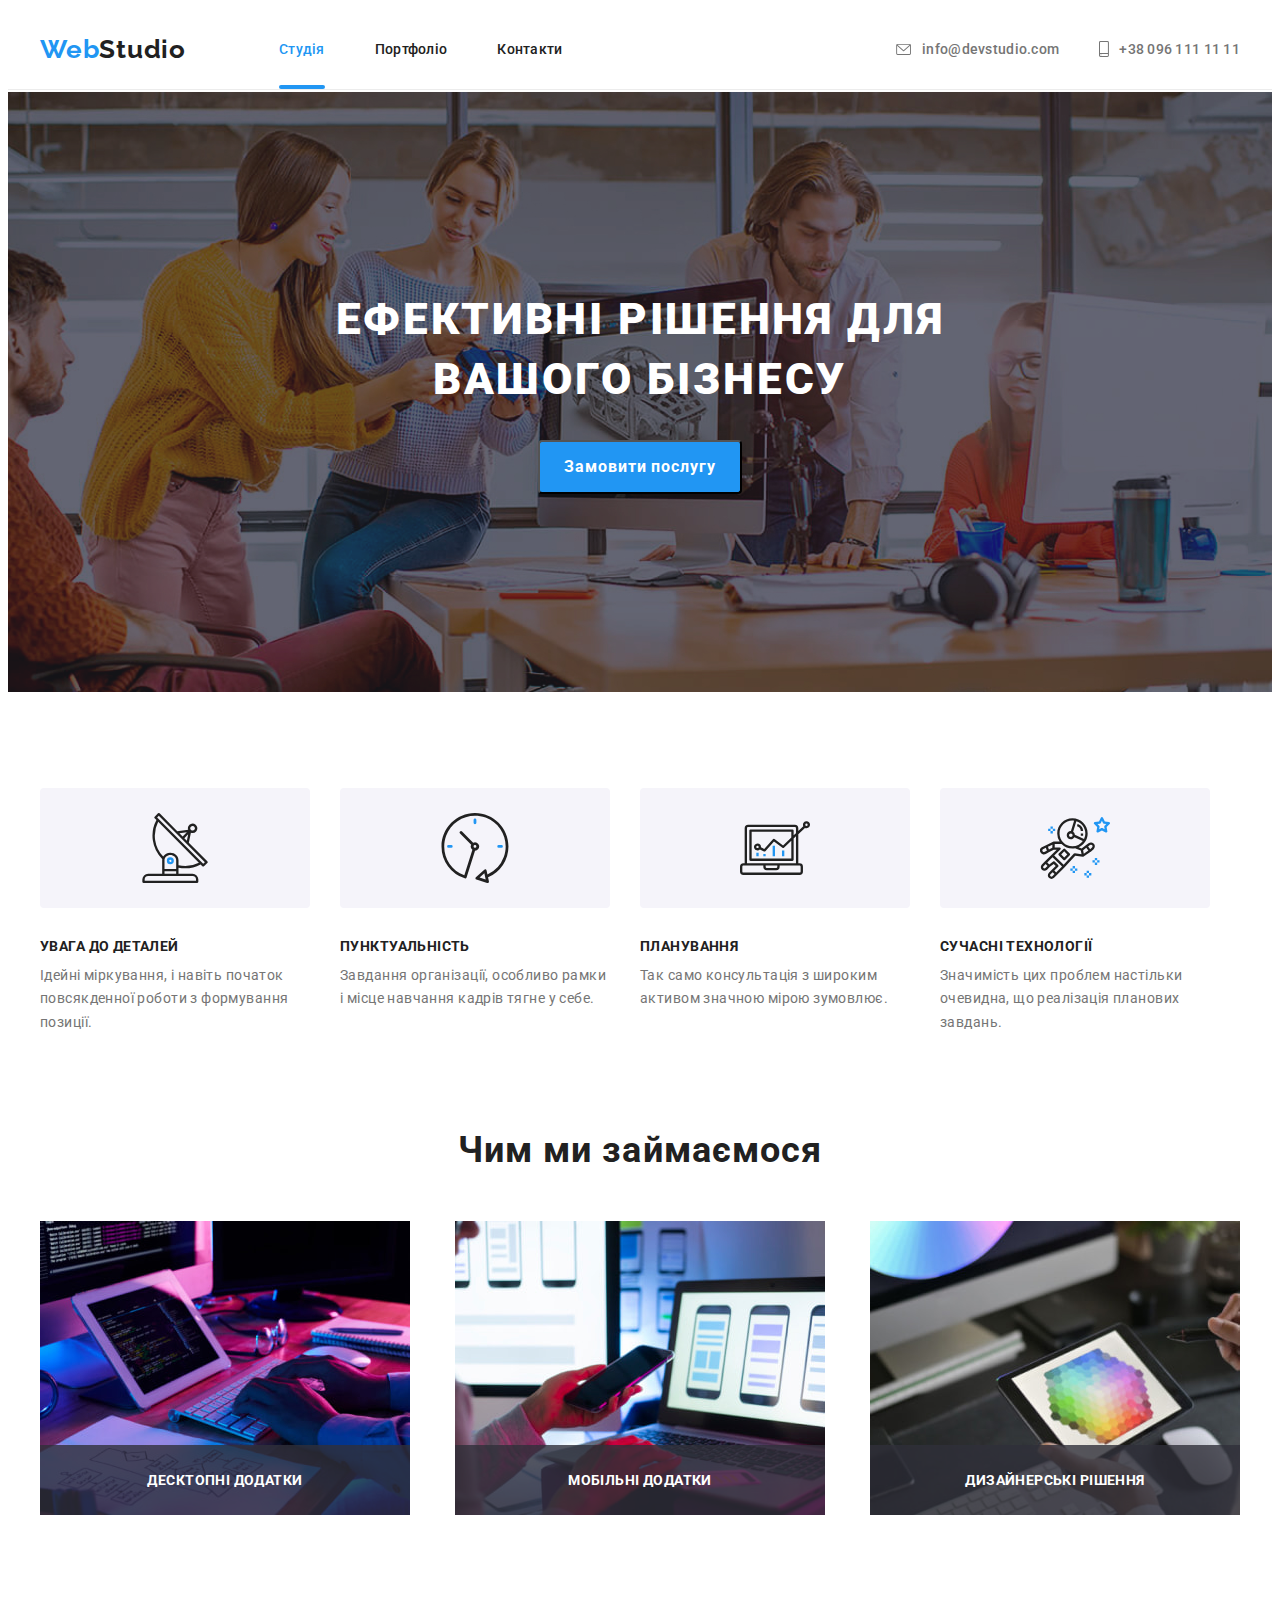
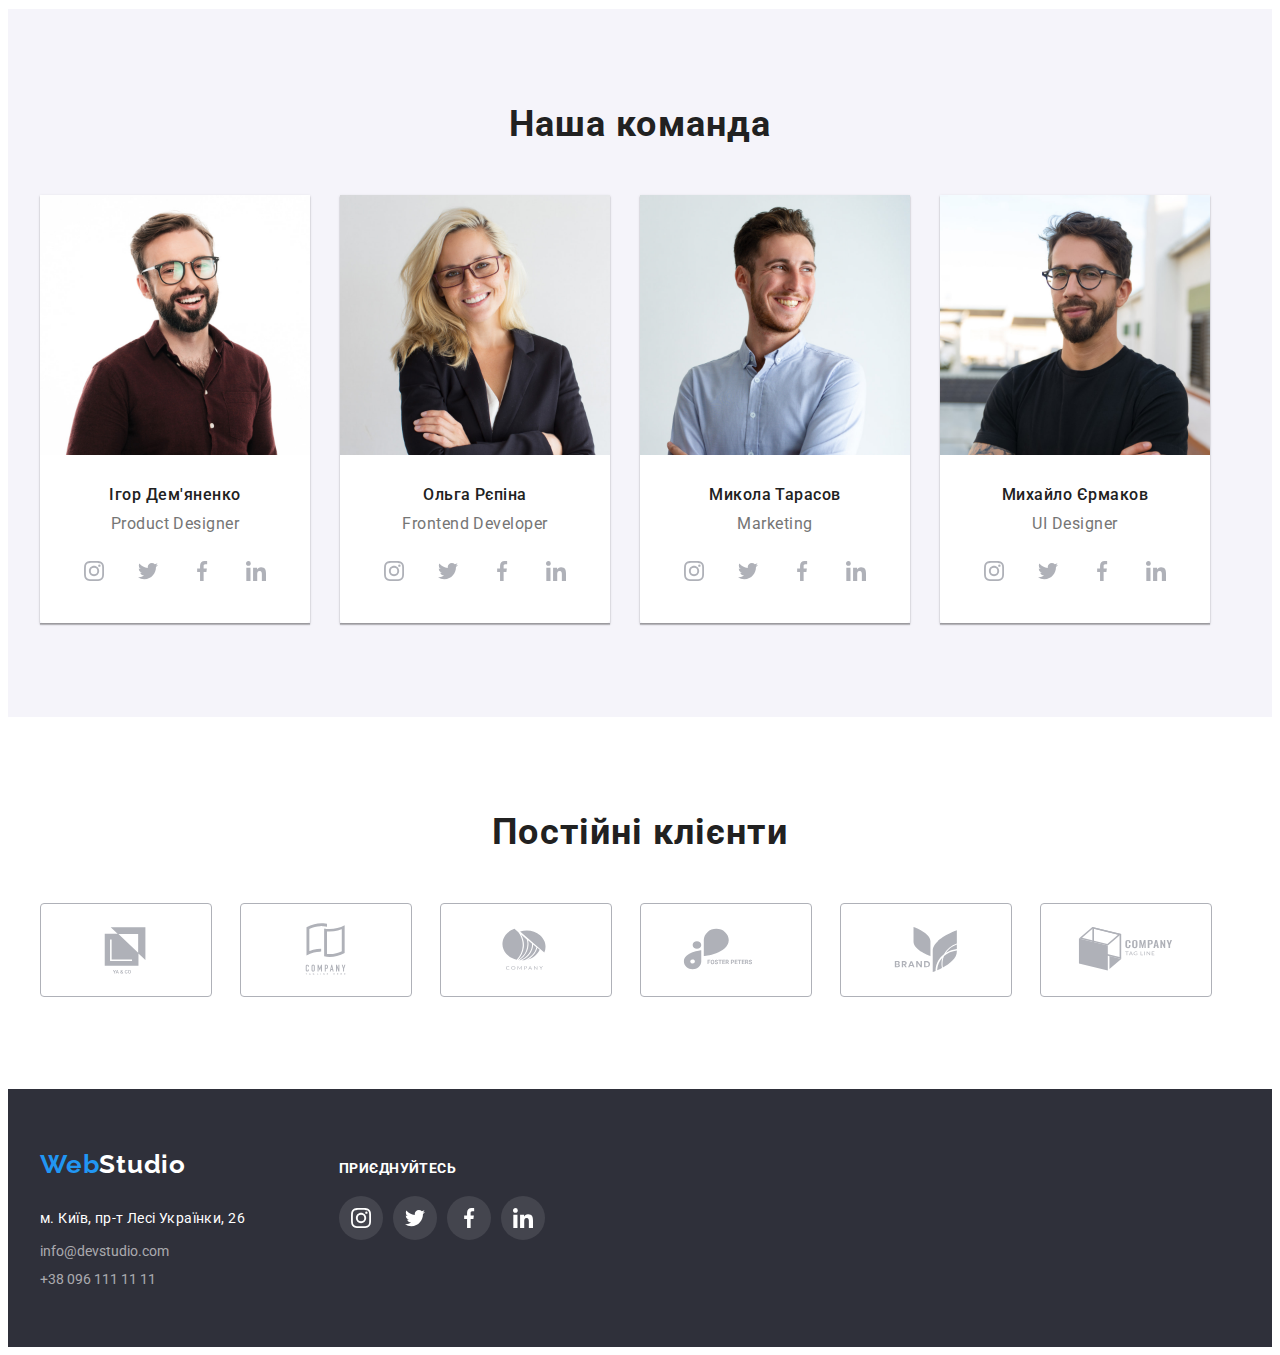
<file: index.html>
<!DOCTYPE html>
<html lang="uk">
  <head>
    <meta charset="UTF-8" />
    <meta name="viewport" content="width=device-width, initial-scale=1.0" />
    <title>Document</title>

    <link
      rel="stylesheet"
      href="https://cdnjs.cloudflare.com/ajax/libs/modern-normalize/2.0.0/modern-normalize.min.css"
      integrity="sha512-4xo8blKMVCiXpTaLzQSLSw3KFOVPWhm/TRtuPVc4WG6kUgjH6J03IBuG7JZPkcWMxJ5huwaBpOpnwYElP/m6wg=="
      crossorigin="anonymous"
      referrerpolicy="no-referrer"
    />

    <link rel="preconnect" href="https://fonts.googleapis.com" />
    <link rel="preconnect" href="https://fonts.gstatic.com" crossorigin />
    <link
      href="https://fonts.googleapis.com/css2?family=Raleway:wght@700&family=Roboto:wght@400;500;700;900&display=swap"
      rel="stylesheet"
    />

    <link rel="stylesheet" href="./css/styles.css" />
  </head>
  <body>
    <header class="header">
      <div class="container header-container">
        <a class="link logo" href="./index.html"
          >Web<span class="logo-dark">Studio</span></a
        >

        <nav class="navigation">
          <ul class="navigation-list">
            <li class="navigation-item">
              <a class="link header-menu current" href="./index.html">Студія</a>
            </li>
            <li class="navigation-item">
              <a class="link header-menu" href="./portfolio.html">Портфоліо</a>
            </li>
            <li class="navigation-item">
              <a class="link header-menu" href="#">Контакти</a>
            </li>
          </ul>
        </nav>

        <ul class="contacts-list">
          <li class="contacts-item">
            <a class="link contacts-menu" href="mailto:info@devstudio.com">
              <svg class="contacts-icon" width="17" height="12">
                <use href="./images/symbol-defs.svg#icon-envelope"></use>
              </svg>
              info@devstudio.com</a
            >
          </li>
          <li class="contacts-item">
            <a class="link contacts-menu" href="tel:+380961111111">
              <svg class="contacts-icon" width="10" height="17">
                <use href="./images/symbol-defs.svg#icon-smartphone"></use>
              </svg>
              +38 096 111 11 11</a
            >
          </li>
        </ul>
      </div>
    </header>
    <main>
      <section class="hero">
        <div class="container hero-group">
          <h1 class="hero-title">Ефективні рішення для вашого бізнесу</h1>
          <button class="hero-btn" type="button" data-modal-open>
            Замовити послугу
          </button>
          <div class="backdrop is-hidden" data-modal>
            <div class="modal-wrapper">
              <button class="modal-btn" type="button" data-modal-close>
                <svg class="ellipse-btn" width="30" height="30">
                  <use href="./images/symbol-defs.svg#icon-ellipse"></use>
                </svg>
                <svg class="close-btn" width="18" height="18">
                  <use href="./images/symbol-defs.svg#icon-close-btn"></use>
                </svg>
              </button>
            </div>
          </div>
        </div>
      </section>

      <section class="feature">
        <div class="container">
          <ul class="feature-list">
            <li class="feature-item">
              <div class="feature-box">
                <svg class="feature-icon" width="70" height="70">
                  <use href="./images/symbol-defs.svg#icon-antenna"></use>
                </svg>
              </div>
              <h3 class="item-title">УВАГА ДО ДЕТАЛЕЙ</h3>
              <p class="item-description">
                Ідейні міркування, і навіть початок повсякденної роботи з
                формування позиції.
              </p>
            </li>
            <li class="feature-item">
              <div class="feature-box">
                <svg class="feature-icon" width="70" height="70">
                  <use href="./images/symbol-defs.svg#icon-clock"></use>
                </svg>
              </div>
              <h3 class="item-title">ПУНКТУАЛЬНІСТЬ</h3>
              <p class="item-description">
                Завдання організації, особливо рамки і місце навчання кадрів
                тягне у себе.
              </p>
            </li>
            <li class="feature-item">
              <div class="feature-box">
                <svg class="feature-icon" width="70" height="70">
                  <use href="./images/symbol-defs.svg#icon-diagram"></use>
                </svg>
              </div>
              <h3 class="item-title">ПЛАНУВАННЯ</h3>
              <p class="item-description">
                Так само консультація з широким активом значною мірою зумовлює.
              </p>
            </li>
            <li class="feature-item">
              <div class="feature-box">
                <svg class="feature-icon" width="70" height="70">
                  <use href="./images/symbol-defs.svg#icon-astronaut"></use>
                </svg>
              </div>
              <h3 class="item-title">СУЧАСНІ ТЕХНОЛОГІЇ</h3>
              <p class="item-description">
                Значимість цих проблем настільки очевидна, що реалізація
                планових завдань.
              </p>
            </li>
          </ul>
        </div>
      </section>

      <section class="about">
        <div class="container about-group">
          <h2 class="about-title">Чим ми займаємося</h2>
          <ul class="about-list">
            <li class="about-item">
              <p class="about-desctiption">Десктопні додатки</p>
              <img
                class="about-img"
                src="./images/about/img-1.jpg"
                alt="розробка"
                width="370"
                height="294"
              />
            </li>
            <li class="about-item">
              <p class="about-desctiption">Мобільні додатки</p>
              <img
                class="about-img"
                src="./images/about/img-2.jpg"
                alt="тестування"
                width="370"
                height="294"
              />
            </li>
            <li class="about-item">
              <p class="about-desctiption">Дизайнерські рішення</p>
              <img
                class="about-img"
                src="./images/about/img-3.jpg"
                alt="веб-дизайн"
                width="370"
                height="294"
              />
            </li>
          </ul>
        </div>
      </section>

      <section class="team">
        <div class="container">
          <h2 class="team-title">Наша команда</h2>
          <ul class="member-list">
            <li class="member-item">
              <img
                class="member-img"
                src="./images/team/img-1.jpg"
                alt=""
                width="270"
                height="260"
              />
              <div class="member-group">
                <h3 class="member-title">Ігор Дем'яненко</h3>
                <p class="member-position">Product Designer</p>
                <ul class="social-list">
                  <li class="social-item">
                    <a class="social-link link" href="">
                      <svg class="social-icon" width="20" height="20">
                        <use
                          href="./images/symbol-defs.svg#icon-instagram"
                        ></use>
                      </svg>
                    </a>
                  </li>
                  <li class="social-item">
                    <a class="social-link link" href="">
                      <svg class="social-icon" width="20" height="20">
                        <use href="./images/symbol-defs.svg#icon-twitter"></use>
                      </svg>
                    </a>
                  </li>
                  <li class="social-item">
                    <a class="social-link link" href="">
                      <svg class="social-icon" width="20" height="20">
                        <use
                          href="./images/symbol-defs.svg#icon-facebook"
                        ></use>
                      </svg>
                    </a>
                  </li>
                  <li class="social-item">
                    <a class="social-link link" href="">
                      <svg class="social-icon" width="20" height="20">
                        <use
                          href="./images/symbol-defs.svg#icon-linkedin"
                        ></use>
                      </svg>
                    </a>
                  </li>
                </ul>
              </div>
            </li>
            <li class="member-item">
              <img
                class="member-img"
                src="./images/team/img-2.jpg"
                alt=""
                width="270"
                height="260"
              />
              <div class="member-group">
                <h3 class="member-title">Ольга Рєпіна</h3>
                <p class="member-position">Frontend Developer</p>
                <ul class="social-list">
                  <li class="social-item">
                    <a class="social-link link" href="">
                      <svg class="social-icon" width="20" height="20">
                        <use
                          href="./images/symbol-defs.svg#icon-instagram"
                        ></use>
                      </svg>
                    </a>
                  </li>
                  <li class="social-item">
                    <a class="social-link link" href="">
                      <svg class="social-icon" width="20" height="20">
                        <use href="./images/symbol-defs.svg#icon-twitter"></use>
                      </svg>
                    </a>
                  </li>
                  <li class="social-item">
                    <a class="social-link link" href="">
                      <svg class="social-icon" width="20" height="20">
                        <use
                          href="./images/symbol-defs.svg#icon-facebook"
                        ></use>
                      </svg>
                    </a>
                  </li>
                  <li class="social-item">
                    <a class="social-link link" href="">
                      <svg class="social-icon" width="20" height="20">
                        <use
                          href="./images/symbol-defs.svg#icon-linkedin"
                        ></use>
                      </svg>
                    </a>
                  </li>
                </ul>
              </div>
            </li>
            <li class="member-item">
              <img
                class="member-img"
                src="./images/team/img-3.jpg"
                alt=""
                width="270"
                height="260"
              />
              <div class="member-group">
                <h3 class="member-title">Микола Тарасов</h3>
                <p class="member-position">Marketing</p>
                <ul class="social-list">
                  <li class="social-item">
                    <a class="social-link link" href="">
                      <svg class="social-icon" width="20" height="20">
                        <use
                          href="./images/symbol-defs.svg#icon-instagram"
                        ></use>
                      </svg>
                    </a>
                  </li>
                  <li class="social-item">
                    <a class="social-link link" href="">
                      <svg class="social-icon" width="20" height="20">
                        <use href="./images/symbol-defs.svg#icon-twitter"></use>
                      </svg>
                    </a>
                  </li>
                  <li class="social-item">
                    <a class="social-link link" href="">
                      <svg class="social-icon" width="20" height="20">
                        <use
                          href="./images/symbol-defs.svg#icon-facebook"
                        ></use>
                      </svg>
                    </a>
                  </li>
                  <li class="social-item">
                    <a class="social-link link" href="">
                      <svg class="social-icon" width="20" height="20">
                        <use
                          href="./images/symbol-defs.svg#icon-linkedin"
                        ></use>
                      </svg>
                    </a>
                  </li>
                </ul>
              </div>
            </li>
            <li class="member-item">
              <img
                class="member-img"
                src="./images/team/img-4.jpg"
                alt=""
                width="270"
                height="260"
              />
              <div class="member-group">
                <h3 class="member-title">Михайло Єрмаков</h3>
                <p class="member-position">UI Designer</p>
                <ul class="social-list">
                  <li class="social-item">
                    <a class="social-link link" href="">
                      <svg class="social-icon" width="20" height="20">
                        <use
                          href="./images/symbol-defs.svg#icon-instagram"
                        ></use>
                      </svg>
                    </a>
                  </li>
                  <li class="social-item">
                    <a class="social-link link" href="">
                      <svg class="social-icon" width="20" height="20">
                        <use href="./images/symbol-defs.svg#icon-twitter"></use>
                      </svg>
                    </a>
                  </li>
                  <li class="social-item">
                    <a class="social-link link" href="">
                      <svg class="social-icon" width="20" height="20">
                        <use
                          href="./images/symbol-defs.svg#icon-facebook"
                        ></use>
                      </svg>
                    </a>
                  </li>
                  <li class="social-item">
                    <a class="social-link link" href="">
                      <svg class="social-icon" width="20" height="20">
                        <use
                          href="./images/symbol-defs.svg#icon-linkedin"
                        ></use>
                      </svg>
                    </a>
                  </li>
                </ul>
              </div>
            </li>
          </ul>
        </div>
      </section>

      <section class="customers">
        <div class="container">
          <h2 class="customers-title">Постійні клієнти</h2>
          <ul class="customers-list">
            <li class="customers-item">
              <a class="customers-link" href="">
                <svg class="customers-icon" width="106" height="60">
                  <use href="./images/symbol-defs.svg#icon-logo-1"></use>
                </svg>
              </a>
            </li>
            <li class="customers-item">
              <a class="customers-link" href="">
                <svg class="customers-icon" width="106" height="60">
                  <use href="./images/symbol-defs.svg#icon-logo-2"></use>
                </svg>
              </a>
            </li>
            <li class="customers-item">
              <a class="customers-link" href="">
                <svg class="customers-icon" width="106" height="60">
                  <use href="./images/symbol-defs.svg#icon-logo-3"></use>
                </svg>
              </a>
            </li>
            <li class="customers-item">
              <a class="customers-link" href="">
                <svg class="customers-icon" width="106" height="60">
                  <use href="./images/symbol-defs.svg#icon-logo-4"></use>
                </svg>
              </a>
            </li>
            <li class="customers-item">
              <a class="customers-link" href="">
                <svg class="customers-icon" width="106" height="60">
                  <use href="./images/symbol-defs.svg#icon-logo-5"></use>
                </svg>
              </a>
            </li>
            <li class="customers-item">
              <a class="customers-link" href="">
                <svg class="customers-icon" width="106" height="60">
                  <use href="./images/symbol-defs.svg#icon-logo-6"></use>
                </svg>
              </a>
            </li>
          </ul>
        </div>
      </section>
    </main>
    <footer class="footer">
      <div class="footer-box container">
        <div class="box">
          <a class="link footer-logo" href="./index.html"
            >Web<span class="logo-white">Studio</span></a
          >
          <address class="address">
            <p class="adr">м. Київ, пр-т Лесі Українки, 26</p>
            <ul class="address-list">
              <li class="address-item">
                <a class="link address-link" href="mailto:info@devstudio.com"
                  >info@devstudio.com</a
                >
              </li>
              <li class="address-item">
                <a class="link address-link" href="tel:+380961111111"
                  >+38 096 111 11 11</a
                >
              </li>
            </ul>
          </address>
        </div>

        <div class="join">
          <p class="join-title">приєднуйтесь</p>
          <ul class="join-list">
            <li class="join-item">
              <a class="join-link link" href="">
                <svg class="join-icon" width="20" height="20">
                  <use href="./images/symbol-defs.svg#icon-instagram"></use>
                </svg>
              </a>
            </li>
            <li class="join-item">
              <a class="join-link link" href="">
                <svg class="join-icon" width="20" height="20">
                  <use href="./images/symbol-defs.svg#icon-twitter"></use>
                </svg>
              </a>
            </li>
            <li class="join-item">
              <a class="join-link link" href="">
                <svg class="join-icon" width="20" height="20">
                  <use href="./images/symbol-defs.svg#icon-facebook"></use>
                </svg>
              </a>
            </li>
            <li class="join-item">
              <a class="join-link link" href="">
                <svg class="join-icon" width="20" height="20">
                  <use href="./images/symbol-defs.svg#icon-linkedin"></use>
                </svg>
              </a>
            </li>
          </ul>
        </div>
      </div>
    </footer>

    <script src="./js/modal.js"></script>
  </body>
</html>
</file>
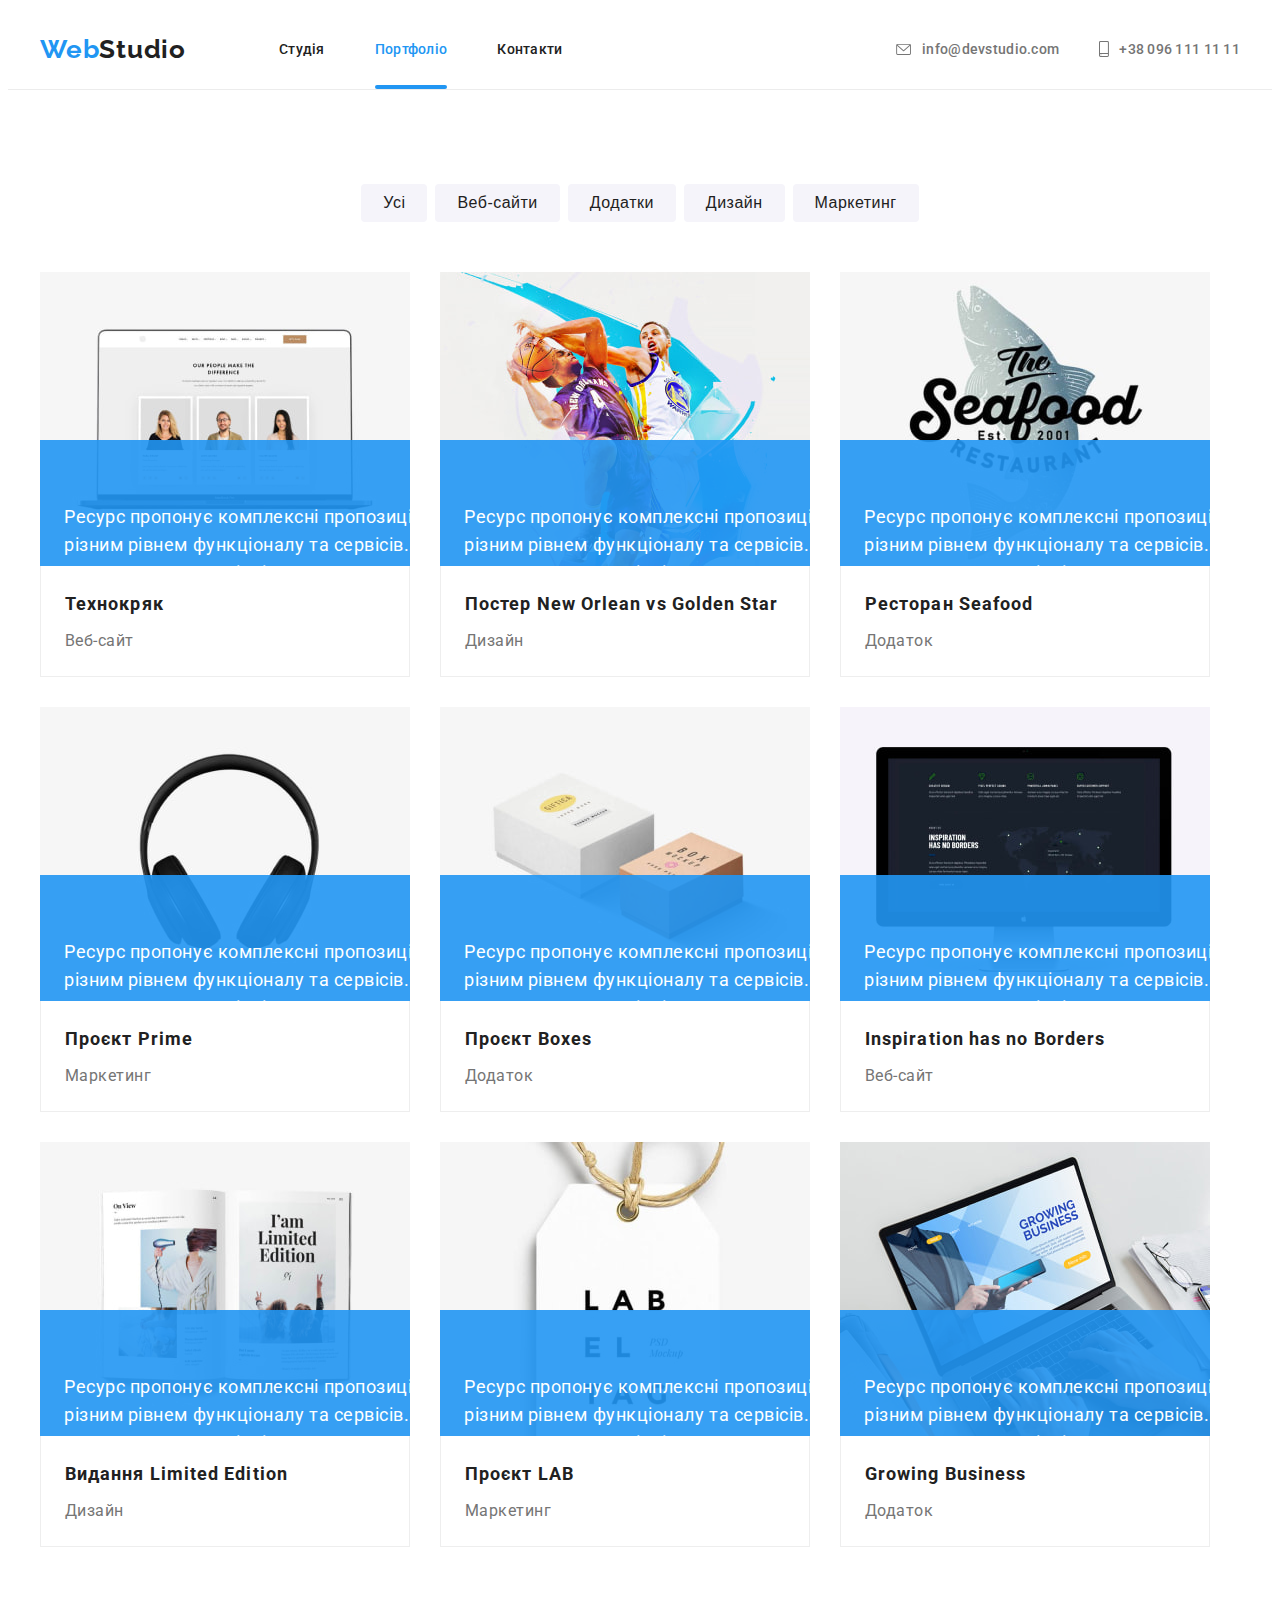
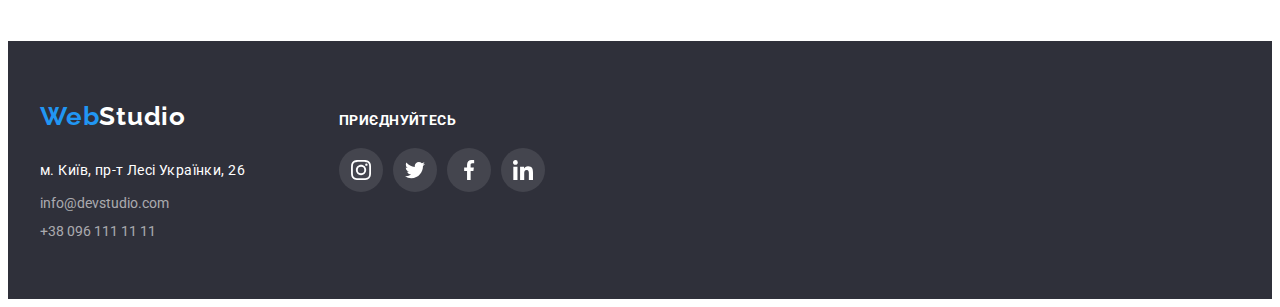
<file: portfolio.html>
<!DOCTYPE html>
<html lang="uk">
  <head>
    <meta charset="UTF-8" />
    <meta name="viewport" content="width=device-width, initial-scale=1.0" />
    <title>Document</title>

    <link
      rel="stylesheet"
      href="https://cdnjs.cloudflare.com/ajax/libs/modern-normalize/2.0.0/modern-normalize.min.css"
      integrity="sha512-4xo8blKMVCiXpTaLzQSLSw3KFOVPWhm/TRtuPVc4WG6kUgjH6J03IBuG7JZPkcWMxJ5huwaBpOpnwYElP/m6wg=="
      crossorigin="anonymous"
      referrerpolicy="no-referrer"
    />

    <link rel="preconnect" href="https://fonts.googleapis.com" />
    <link rel="preconnect" href="https://fonts.gstatic.com" crossorigin />
    <link
      href="https://fonts.googleapis.com/css2?family=Raleway:wght@700&family=Roboto:wght@400;500;700;900&display=swap"
      rel="stylesheet"
    />

    <link rel="stylesheet" href="./css/styles.css" />
  </head>
  <body>
    <header class="header">
      <div class="container header-container">
        <a class="link logo" href="./index.html"
          >Web<span class="logo-dark">Studio</span></a
        >

        <nav class="navigation">
          <ul class="navigation-list">
            <li class="navigation-item">
              <a class="link header-menu" href="./index.html">Студія</a>
            </li>
            <li class="navigation-item">
              <a class="link header-menu current" href="./portfolio.html"
                >Портфоліо</a
              >
            </li>
            <li class="navigation-item">
              <a class="link header-menu" href="#">Контакти</a>
            </li>
          </ul>
        </nav>

        <ul class="contacts-list">
          <li class="contacts-item">
            <a class="link contacts-menu" href="mailto:info@devstudio.com">
              <svg class="contacts-icon" width="17" height="12">
                <use href="./images/symbol-defs.svg#icon-envelope"></use>
              </svg>
              info@devstudio.com</a
            >
          </li>
          <li class="contacts-item">
            <a class="link contacts-menu" href="tel:+380961111111">
              <svg class="contacts-icon" width="10" height="17">
                <use href="./images/symbol-defs.svg#icon-smartphone"></use>
              </svg>
              +38 096 111 11 11</a
            >
          </li>
        </ul>
      </div>
    </header>

    <main>
      <section class="portfolio">
        <div class="container">
          <ul class="filter-list">
            <li class="filter-item">
              <button class="filter-btn" type="button">Усі</button>
            </li>
            <li class="filter-item">
              <button class="filter-btn" type="button">Веб-сайти</button>
            </li>
            <li class="filter-item">
              <button class="filter-btn" type="button">Додатки</button>
            </li>
            <li class="filter-item">
              <button class="filter-btn" type="button">Дизайн</button>
            </li>
            <li class="filter-item">
              <button class="filter-btn" type="button">Маркетинг</button>
            </li>
          </ul>

          <ul class="content-list">
            <li class="content-item">
              <a class="content-link" href="#">
                <div class="content-wrapper">
                  <img
                    class="content-img"
                    src="./images/content/img-1.jpg"
                    alt="Веб-сайт"
                    width="370"
                    height="294"
                  />
                  <p class="content-text">
                    Ресурс пропонує комплексні пропозиції з різним рівнем
                    функціоналу та сервісів. Все це дозволить відвідувачу
                    отримати вичерпні відомості про компанію чи приватну особу.
                  </p>
                </div>
                <div class="description">
                  <h2 class="description-title">Технокряк</h2>
                  <p class="description-subtitle">Веб-сайт</p>
                </div>
              </a>
            </li>
            <li class="content-item">
              <a class="content-link" href="#">
                <div class="content-wrapper">
                  <img
                    class="content-img"
                    src="./images/content/img-2.jpg"
                    alt="Дизайн"
                    width="370"
                    height="294"
                  />
                  <p class="content-text">
                    Ресурс пропонує комплексні пропозиції з різним рівнем
                    функціоналу та сервісів. Все це дозволить відвідувачу
                    отримати вичерпні відомості про компанію чи приватну особу.
                  </p>
                </div>
                <div class="description">
                  <h2 class="description-title">
                    Постер New Orlean vs Golden Star
                  </h2>
                  <p class="description-subtitle">Дизайн</p>
                </div>
              </a>
            </li>
            <li class="content-item">
              <a class="content-link" href="#">
                <div class="content-wrapper">
                  <img
                    class="content-img"
                    src="./images/content/img-3.jpg"
                    alt="Додаток"
                    width="370"
                    height="294"
                  />
                  <p class="content-text">
                    Ресурс пропонує комплексні пропозиції з різним рівнем
                    функціоналу та сервісів. Все це дозволить відвідувачу
                    отримати вичерпні відомості про компанію чи приватну особу.
                  </p>
                </div>
                <div class="description">
                  <h2 class="description-title">Ресторан Seafood</h2>
                  <p class="description-subtitle">Додаток</p>
                </div>
              </a>
            </li>
            <li class="content-item">
              <a class="content-link" href="#">
                <div class="content-wrapper">
                  <img
                    class="content-img"
                    src="./images/content/img-4.jpg"
                    alt="Маркетинг"
                    width="370"
                    height="294"
                  />
                  <p class="content-text">
                    Ресурс пропонує комплексні пропозиції з різним рівнем
                    функціоналу та сервісів. Все це дозволить відвідувачу
                    отримати вичерпні відомості про компанію чи приватну особу.
                  </p>
                </div>
                <div class="description">
                  <h2 class="description-title">Проєкт Prime</h2>
                  <p class="description-subtitle">Маркетинг</p>
                </div>
              </a>
            </li>
            <li class="content-item">
              <a class="content-link" href="#">
                <div class="content-wrapper">
                  <img
                    class="content-img"
                    src="./images/content/img-5.jpg"
                    alt="Додаток"
                    width="370"
                    height="294"
                  />
                  <p class="content-text">
                    Ресурс пропонує комплексні пропозиції з різним рівнем
                    функціоналу та сервісів. Все це дозволить відвідувачу
                    отримати вичерпні відомості про компанію чи приватну особу.
                  </p>
                </div>
                <div class="description">
                  <h2 class="description-title">Проєкт Boxes</h2>
                  <p class="description-subtitle">Додаток</p>
                </div>
              </a>
            </li>
            <li class="content-item">
              <a class="content-link" href="#">
                <div class="content-wrapper">
                  <img
                    class="content-img"
                    src="./images/content/img-6.jpg"
                    alt="Веб-сайт"
                    width="370"
                    height="294"
                  />
                  <p class="content-text">
                    Ресурс пропонує комплексні пропозиції з різним рівнем
                    функціоналу та сервісів. Все це дозволить відвідувачу
                    отримати вичерпні відомості про компанію чи приватну особу.
                  </p>
                </div>
                <div class="description">
                  <h2 class="description-title">Inspiration has no Borders</h2>
                  <p class="description-subtitle">Веб-сайт</p>
                </div>
              </a>
            </li>
            <li class="content-item">
              <a class="content-link" href="#">
                <div class="content-wrapper">
                  <img
                    class="content-img"
                    src="./images/content/img-7.jpg"
                    alt="Дизайн"
                    width="370"
                    height="294"
                  />
                  <p class="content-text">
                    Ресурс пропонує комплексні пропозиції з різним рівнем
                    функціоналу та сервісів. Все це дозволить відвідувачу
                    отримати вичерпні відомості про компанію чи приватну особу.
                  </p>
                </div>
                <div class="description">
                  <h2 class="description-title">Видання Limited Edition</h2>
                  <p class="description-subtitle">Дизайн</p>
                </div>
              </a>
            </li>
            <li class="content-item">
              <a class="content-link" href="#">
                <div class="content-wrapper">
                  <img
                    class="content-img"
                    src="./images/content/img-8.jpg"
                    alt="Маркетинг"
                    width="370"
                    height="294"
                  />
                  <p class="content-text">
                    Ресурс пропонує комплексні пропозиції з різним рівнем
                    функціоналу та сервісів. Все це дозволить відвідувачу
                    отримати вичерпні відомості про компанію чи приватну особу.
                  </p>
                </div>
                <div class="description">
                  <h2 class="description-title">Проєкт LAB</h2>
                  <p class="description-subtitle">Маркетинг</p>
                </div>
              </a>
            </li>
            <li class="content-item">
              <a class="content-link" href="#">
                <div class="content-wrapper">
                  <img
                    class="content-img"
                    src="./images/content/img-9.jpg"
                    alt="Додаток"
                    width="370"
                    height="294"
                  />
                  <p class="content-text">
                    Ресурс пропонує комплексні пропозиції з різним рівнем
                    функціоналу та сервісів. Все це дозволить відвідувачу
                    отримати вичерпні відомості про компанію чи приватну особу.
                  </p>
                </div>
                <div class="description">
                  <h2 class="description-title">Growing Business</h2>
                  <p class="description-subtitle">Додаток</p>
                </div>
              </a>
            </li>
          </ul>
        </div>
      </section>
    </main>

    <footer class="footer">
      <div class="footer-box container">
        <div class="box">
          <a class="link footer-logo" href="./index.html"
            >Web<span class="logo-white">Studio</span></a
          >
          <address class="address">
            <p class="adr">м. Київ, пр-т Лесі Українки, 26</p>
            <ul class="address-list">
              <li class="address-item">
                <a class="link address-link" href="mailto:info@devstudio.com"
                  >info@devstudio.com</a
                >
              </li>
              <li class="address-item">
                <a class="link address-link" href="tel:+380961111111"
                  >+38 096 111 11 11</a
                >
              </li>
            </ul>
          </address>
        </div>

        <div class="join">
          <p class="join-title">приєднуйтесь</p>
          <ul class="join-list">
            <li class="join-item">
              <a class="join-link link" href="">
                <svg class="join-icon" width="20" height="20">
                  <use href="./images/symbol-defs.svg#icon-instagram"></use>
                </svg>
              </a>
            </li>
            <li class="join-item">
              <a class="join-link link" href="">
                <svg class="join-icon" width="20" height="20">
                  <use href="./images/symbol-defs.svg#icon-twitter"></use>
                </svg>
              </a>
            </li>
            <li class="join-item">
              <a class="join-link link" href="">
                <svg class="join-icon" width="20" height="20">
                  <use href="./images/symbol-defs.svg#icon-facebook"></use>
                </svg>
              </a>
            </li>
            <li class="join-item">
              <a class="join-link link" href="">
                <svg class="join-icon" width="20" height="20">
                  <use href="./images/symbol-defs.svg#icon-linkedin"></use>
                </svg>
              </a>
            </li>
          </ul>
        </div>
      </div>
    </footer>
  </body>
</html>
</file>
<file: css/styles.css>
:root {
    --main-font: 'Roboto', sans-serif;
    --secondary-font: 'Raleway', sans-serif;
    --accent-cl: #2196F3;
    --main-txt-cl: #757575;
    --secondary-txt-cl: rgba(255, 255, 255, 0.60);
    --white-color: #FFF;
    --dark-color: #212121;
    --main-bg-cl: #2F303A;
    --secondary-bg-cl: #F5F4FA;

}

body {
    font-family: var(--main-font);
    font-size: 14px;
    color: var(--main-txt-cl);
}

h1,
h2,
h3,
h4,
h5,
h6,
p {
    margin-top: 0;
    margin-bottom: 0;
}

ul,
ol {
    margin-top: 0;
    margin-bottom: 0;
    padding-left: 0;
}


li {
    list-style: none;
}

img {
    display: block;
}

.header {
 border-bottom: 1px solid #ECECEC; 
}

.container {
    max-width: 1200px;
    padding-left: 15px;
    padding-right: 15px;
    margin-left: auto;
    margin-right: auto;
}

.link,
.content-item a {
    text-decoration: none;
}

.logo {
    margin-right: 93px;
    color: var(--accent-cl);
    font-family: var(--secondary-font);
    font-size: 26px;
    font-weight: 700;
    line-height: normal;
    letter-spacing: 0.78px;
}

.logo-dark {
    color: var(--dark-color);
}

.logo-white {
    color: var(--white-color);
}

.header-container {
    display: flex;
    align-items: center;
    
}

.navigation {
    
    display: flex;
    align-items: center;
    
}

.navigation-list{
    width: 100%;
    display: flex;
    align-items: center;
    justify-content: start;
}

.navigation-item {
    margin-right: 50px;
}

.navigation-item:last-child{
    margin-right: 0;
}

.contacts-list {
    margin-left: auto;
    display: flex;
    align-items: center;
    
}


.contacts-item {
    margin-right: 40px;
    display: flex;
    align-items: center;
    justify-content: space-between;
 
}

.contacts-icon {
    margin-right: 10px;
    fill: currentColor;
}


.contacts-item:last-child {
    margin-right: 0;
}


.header-menu {
    position: relative;
    display: block;
    padding-top: 32px;
    padding-bottom: 32px;
    color: var(--dark-color);
    font-family: var(--main-font);
    font-size: 14px;
    font-weight: 500;
    line-height: normal;
    letter-spacing: 0.28px;
    transition-property: color;
    transition-duration: 0.25s;
    transition-timing-function: cubic-bezier(0.4, 0, 0.2, 1);
}

.current::after {
    position: absolute;
    bottom: 0;
    left: 0;
    content:"";
    display: block;
    width: 100%;
    height: 4px;
    background-color: #2196F3;
    border-radius: 2px;
       

}


.header-menu:hover,
.header-menu:focus {
    color: var(--accent-cl);
}

.header-menu.current {
    color: var(--accent-cl);
}

.contacts-menu {
    display: flex;
    align-items: center;
    padding-top: 32px;
    padding-bottom: 32px;
    color: var(--main-txt-cl);
    font-family: var(--main-font);
    font-size: 14px;
    font-weight: 500;
    line-height: normal;
    letter-spacing: 0.28px;
    transition-property: color;
    transition-duration: 0.25s;
    transition-timing-function: cubic-bezier(0.4, 0, 0.2, 1);
}

.contacts-menu:hover,
.contacts-menu:focus {
    color: var(--accent-cl);
}


/* --------------------
       HERO
-------------------- */

.hero {
    background-image: url('../images/bg/hero-overlay.png'), url('../images/bg/hero-bg.jpg');
    padding-top: 200px;
    padding-bottom: 200px;
    background-repeat: no-repeat;
    background-position: 50% 50%;
    
    
  
}

.hero-title {
    margin: auto;
    margin-bottom: 30px;
    color: var(--white-color);
    text-align: center;
    font-family: var(--main-font);
    font-size: 44px;
    font-weight: 900;
    line-height: 1.36em;
    letter-spacing: 2.64px;
    text-transform: uppercase;
    width: 696px;
}

.hero-btn {
    display: block;
    margin: auto;
    padding: 10px 24px;
    border-radius: 4px;
    background: var(--accent-cl);
    box-shadow: 0px 4px 4px 0px rgba(0, 0, 0, 0.15);
    cursor: pointer;
    
    color: var(--white-color);
    text-align: center;
    font-family: var(--main-font);
    font-size: 16px;
    font-weight: 700;
    line-height: 1.87em;
    letter-spacing: 0.96px;

}

.backdrop {
    position: fixed;
    top: 0;
    left: 0;
    width: 100%;
    height: 100%;
    background-color: rgba(0, 0, 0, 0.20);
    z-index: 1;
    transition-property: opacity, visibility; 
    transition-duration: 0.25s;
    transition-timing-function: cubic-bezier(0.4, 0, 0.2, 1);
    opacity: 1;
    visibility: visible;
    
}

.backdrop.is-hidden {
    opacity: 0;
    pointer-events: none;
    visibility: hidden;
    
}

.modal-wrapper {
    position: absolute;
    top: 50%;
    left: 50%;
    transform: translate(-50%, -50%) scale(1);
    background-color: var(--white-color);
    width: 528px;
    height: 581px;
    border-radius: 4px;
    box-shadow: 0px 2px 1px 0px rgba(0, 0, 0, 0.20), 0px 1px 1px 0px rgba(0, 0, 0, 0.14), 0px 1px 3px 0px rgba(0, 0, 0, 0.12);
    transition-property: transform; 
    transition-duration: 0.25s;
    transition-timing-function: cubic-bezier(0.4, 0, 0.2, 1);
    visibility: visible;
    opacity: 1;
    
}

.backdrop.is-hidden .modal-wrapper{
    transform: translate(-50%, -50%) scale(0.78);
}

.modal-btn {
    position: absolute;
    top: 8px;
    right: 8px;
    padding: 0;
    width: 30px;
    height: 30px;
    background: transparent;
    border: none;
    cursor: pointer;
}

.ellipse-btn {
    position: absolute;
    top: 50%;
    left: 50%;
    transform: translate(-50%, -50%);
    opacity: 0.1;
        
}

.close-btn {
    position: absolute;
    top: 50%;
    left: 50%;
    transform: translate(-50%, -50%);

}


/* --------------------
       FEATURE
-------------------- */

.feature{
padding-top: 94px;
padding-bottom: 94px;
}

.feature-list{
display: flex;
/* align-items: start;
justify-content: space-between; */
}

.feature-item {
    margin-right: 30px;
    width: 270px;
}

.feature-box {
    width: 270px;
    height: 120px;
    border-radius: 4px;
    background: #F5F4FA;
    display: flex;
    align-items: center;
    justify-content: center;
    margin-bottom: 30px;

}

.feature-item:last-child {
    margin-right: 0;
}


.item-title {
margin-bottom: 10px;
color: var(--dark-color);
font-family: var(--main-font);
font-size: 14px;
font-weight: 700;
line-height: normal;
letter-spacing: 0.42px;
text-transform: uppercase;
}

.item-description {
    color: #757575;
    font-family: var(--main-font);
    font-size: 14px;
    line-height: 1.7em;
    letter-spacing: 0.42px;
}


/* --------------------
       ABOUT
-------------------- */

.about {
    padding-bottom: 94px;
}

.about-list {
    display: flex;
    align-items: center;
    justify-content: space-between;

}

.about-title {
    margin-bottom: 50px;
}

.about-item {
    margin-right: 30px;
    position: relative;

}

.about-desctiption {
    display: flex;
    align-items: center;
    justify-content: center;
    position: absolute;
    left: 0;
    bottom: 0;
    width: 100%;
    height: 70px;
    background: rgba(47, 48, 58, 0.80);
    color:var(--white-color);
    text-align: center;
    font-family: var(--main-font);
    font-size: 14px;
    font-weight: 700;
    line-height: normal;
    letter-spacing: 0.42px;
    text-transform: uppercase;
}


.about-item:last-child {
    margin-right: 0;
}

.about-title,
.team-title {
color: var(--dark-color);
text-align: center;
font-family: var(--main-font);
font-size: 36px;
font-weight: 700;
line-height: normal;
letter-spacing: 1.08px;
}

/* --------------------
       TEAM
-------------------- */

.team {
    padding-top: 94px;
    padding-bottom: 94px;
}

.team-title {
  margin-bottom: 50px;
}

.member-list {
display: flex;
align-items: center;
/* justify-content: space-between; */
}

.member-item{
    margin-right: 30px;
    box-shadow: 0px 2px 1px 0px rgba(0, 0, 0, 0.20), 0px 1px 1px 0px rgba(0, 0, 0, 0.14), 0px 1px 3px 0px rgba(0, 0, 0, 0.12);
}

.member-item:last-child {
    margin-right: 0;
}

.team {
    background-color: var(--secondary-bg-cl);
}

.member-group {
    padding-top: 30px;
    padding-bottom: 30px;
    border-radius: 0px 0px 4px 4px;
    background: var(--white-color);
    text-align: center;
    font-family: var(--main-font);
    line-height: normal;
    letter-spacing: 0.48px;
    padding-right: 32px;
    padding-left: 32px;
    
    }

.member-title {
    margin-bottom: 10px;
    color: var(--dark-color);
    font-weight: 500;
    font-size: 16px;
}

.member-position {
    color: var(--main-txt-cl);
    font-size: 16px;
    margin-bottom: 16px;
       
}

.social-list {
    display: flex;
    align-items: center;


}


.social-item {
    width: 44px;
    height: 44px;
    background-color: var(--white-color);
    display: flex;
    align-items: center;
    justify-content: center;
    margin-right: 10px;
}


.social-link {
    width: 44px;
    height: 44px;
    border-radius: 50%;
    display: flex;
    align-items: center;
    justify-content: center;
    transition-property: background-color;
    transition-duration: 0.25s;
    transition-timing-function: cubic-bezier(0.4, 0, 0.2, 1);

}

.social-item:last-child {
    margin-right: 0;
}

.social-icon {
    fill: #AFB1B8;
    transition-property: fill;
    transition-duration: 0.25s;
    transition-timing-function: cubic-bezier(0.4, 0, 0.2, 1);

}
.social-link:hover,
.social-link:focus
 {
    background-color: var(--accent-cl);
    fill: var(--white-color);
}

.social-link:hover .social-icon,
.social-link:focus .social-icon {
    /* background-color: var(--accent-cl); */
    fill: var(--white-color);
}


/* --------------------
       FILTER
-------------------- */

.portfolio {
    padding-top: 94px;
    padding-bottom: 94px;
}

.filter-list {
    margin-bottom: 50px;
    display: flex;
    align-items: center;
    justify-content: center;
}

.filter-item {
    margin-right: 8px;
}

.filter-item:last-child {
    margin-right: 0;
}

.filter-btn {
padding: 6px 22px;
border: none;
border-radius: 4px;
background: var(--secondary-bg-cl);
cursor: pointer;
color: var(--dark-color);
text-align: center;
font-size: 16px;
font-weight: 500;
line-height: 1.62em;
letter-spacing: 0.48px;
/* transition: box-shadow 3s, color 3s, background-color 3s; */
transition-property: box-shadow, color, background-color;
transition-duration: 0.25s;
transition-timing-function: cubic-bezier(0.4, 0, 0.2, 1);
}

.filter-btn:hover,
.filter-btn:focus {
    color: var(--white-color);
    background-color: var(--accent-cl);
    box-shadow: 0px 2px 2px 0px rgba(0, 0, 0, 0.12), 0px 1px 2px 0px rgba(0, 0, 0, 0.08), 0px 3px 1px 0px rgba(0, 0, 0, 0.10);
}

/* --------------------
       CONTENT
-------------------- */

.content-list {
    display: flex;
    align-items: center;
    flex-wrap: wrap;
    gap: 30px;
}

.content-link {
    display: block;
    transition-property: box-shadow;
    transition-duration: 0.25s;
    transition-timing-function: cubic-bezier(0.4, 0, 0.2, 1);
}


.content-link:hover,
.content-link:focus {
    box-shadow: 1px 4px 6px 0px rgba(0, 0, 0, 0.16), 0px 4px 4px 0px rgba(0, 0, 0, 0.06), 0px 1px 1px 0px rgba(0, 0, 0, 0.12);
    
}

.content-wrapper {
    position: relative;
    overflow: hidden;
}

.content-text {
    position: absolute;
    background: rgba(33, 150, 243, 0.90);
    width: 370px;
    height: 294px;
    bottom: -294px;
    transition-property: bottom;
    transition-duration: 0.25s;
    transition-timing-function: cubic-bezier(0.4, 0, 0.2, 1);

    color: var(--white-color);
    font-family: var(--main-font);
    font-size: 18px;
    font-weight: 400;
    line-height: 28px;
    letter-spacing: 0.54px;
    padding: 63px 24px;
    
}

li:hover .content-text,
li:focus .content-text {
    bottom: 0;
}

.description {
    padding: 20px 24px;

    border: 1px solid #EEE;
    border-top: none;
    background: var(--white-color);
}

.description-title {
    margin-bottom: 4px;
    color: var(--dark-color);
    font-size: 18px;
    font-weight: 700;
    line-height: 2em;
    letter-spacing: 1.08px;
}

.description-subtitle {
    color: var(--main-txt-cl);
    font-size: 16px;
    line-height: 1.87em;
    letter-spacing: 0.48px;
}

/* --------------------
       CUSTOMERS
-------------------- */

.customers {
    padding-top: 94px;
    padding-bottom: 94px;
}

.customers-title {
    color: var(--dark-color);
    text-align: center;
    font-family: var(--main-font);
    font-size: 36px;
    font-weight: 700;
    line-height: normal;
    letter-spacing: 1.08px;
    margin-bottom: 50px;
}

.customers-list {
    display: flex;
    align-items: center;
    /* justify-content: space-between; */
}

.customers-item {

    width: 170px;
    height: 92px;
    /* padding: 16px 32px; */
    margin-right: 30px;
}

.customers-link {
    display: flex;
    align-items: center;
    justify-content: center;
    width: 170px;
    height: 92px;
    border-radius: 4px;
    border: 1px solid #AFB1B8;
    transition-property: border;
    transition-duration: 0.25s;
    transition-timing-function: cubic-bezier(0.4, 0, 0.2, 1);
}

.customers-item:last-child {
    margin-right: 0;
}

.customers-link:hover,
.customers-link:focus {
    fill: var(--accent-cl);
    border: 1px solid var(--accent-cl);
}

.customers-link:hover .customers-icon,
.customers-link:focus .customers-icon {
    fill: var(--accent-cl);
   
}


.customers-icon {
    fill: #AFB1B8;
    transition-property: fill;
    transition-duration: 0.25s;
    transition-timing-function: cubic-bezier(0.4, 0, 0.2, 1);
}


/* --------------------
       FOOTER
-------------------- */



.footer {
    padding-top: 60px;
    padding-bottom: 60px;
    background-color: var(--main-bg-cl);
    
}

.footer-box {
    display: flex;
    align-items: baseline;
}

.footer-logo{
    color: var(--accent-cl);
    font-family: var(--secondary-font);
    font-size: 26px;
    font-weight: 700;
    line-height: normal;
    letter-spacing: 0.78px;
}
  
.join {
    margin-left: 94px;
}

.join-title {
    margin-bottom: 20px;
    color: var(--white-color);
    font-family: var(--main-font);
    font-size: 14px;
    font-weight: 700;
    line-height: normal;
    letter-spacing: 0.42px;
    text-transform: uppercase;
}

.join-link {
    width: 44px;
    height: 44px;
    border-radius: 50%;
    display: flex;
    align-items: center;
    justify-content: center;
    transition-property: background-color;
    transition-duration: 0.25s;
    transition-timing-function: cubic-bezier(0.4, 0, 0.2, 1);
}

.join-item {
    width: 44px;
    height: 44px;
    border-radius: 50%;
    background-color:rgba(255, 255, 255, 0.10);;
    /* display: flex;
    align-items: center;
    justify-content: center; */
    margin-right: 10px;
}

.join-link:hover,
.join-link:focus {
    background-color: var(--accent-cl);
}

.join-icon {
    fill: var(--white-color);
}

.join-list{
    display: flex;
}
.address {margin-top: 28px;}

.adr {
    color: var(--white-color);
    font-style: normal;
    font-size: 14px; 
    line-height: 1.71em;
    letter-spacing: 0.42px;
}


.address-list {
    margin-top: 12px;
}

.address-item:first-child {
    margin-bottom: 12px;
}

.address-link {
    color: rgba(255, 255, 255, 0.60);
    font-style: normal;
    transition-property: color;
    transition-duration: 0.25s;
    transition-timing-function: cubic-bezier(0.4, 0, 0.2, 1);
}
.address-link:hover,
.address-link:focus {
    color: var(--accent-cl);
}


@keyframes openModal {
    0% {
        opacity: 0;
        
    }




    100% {
        opacity: 1;
        
    }
}
</file>
